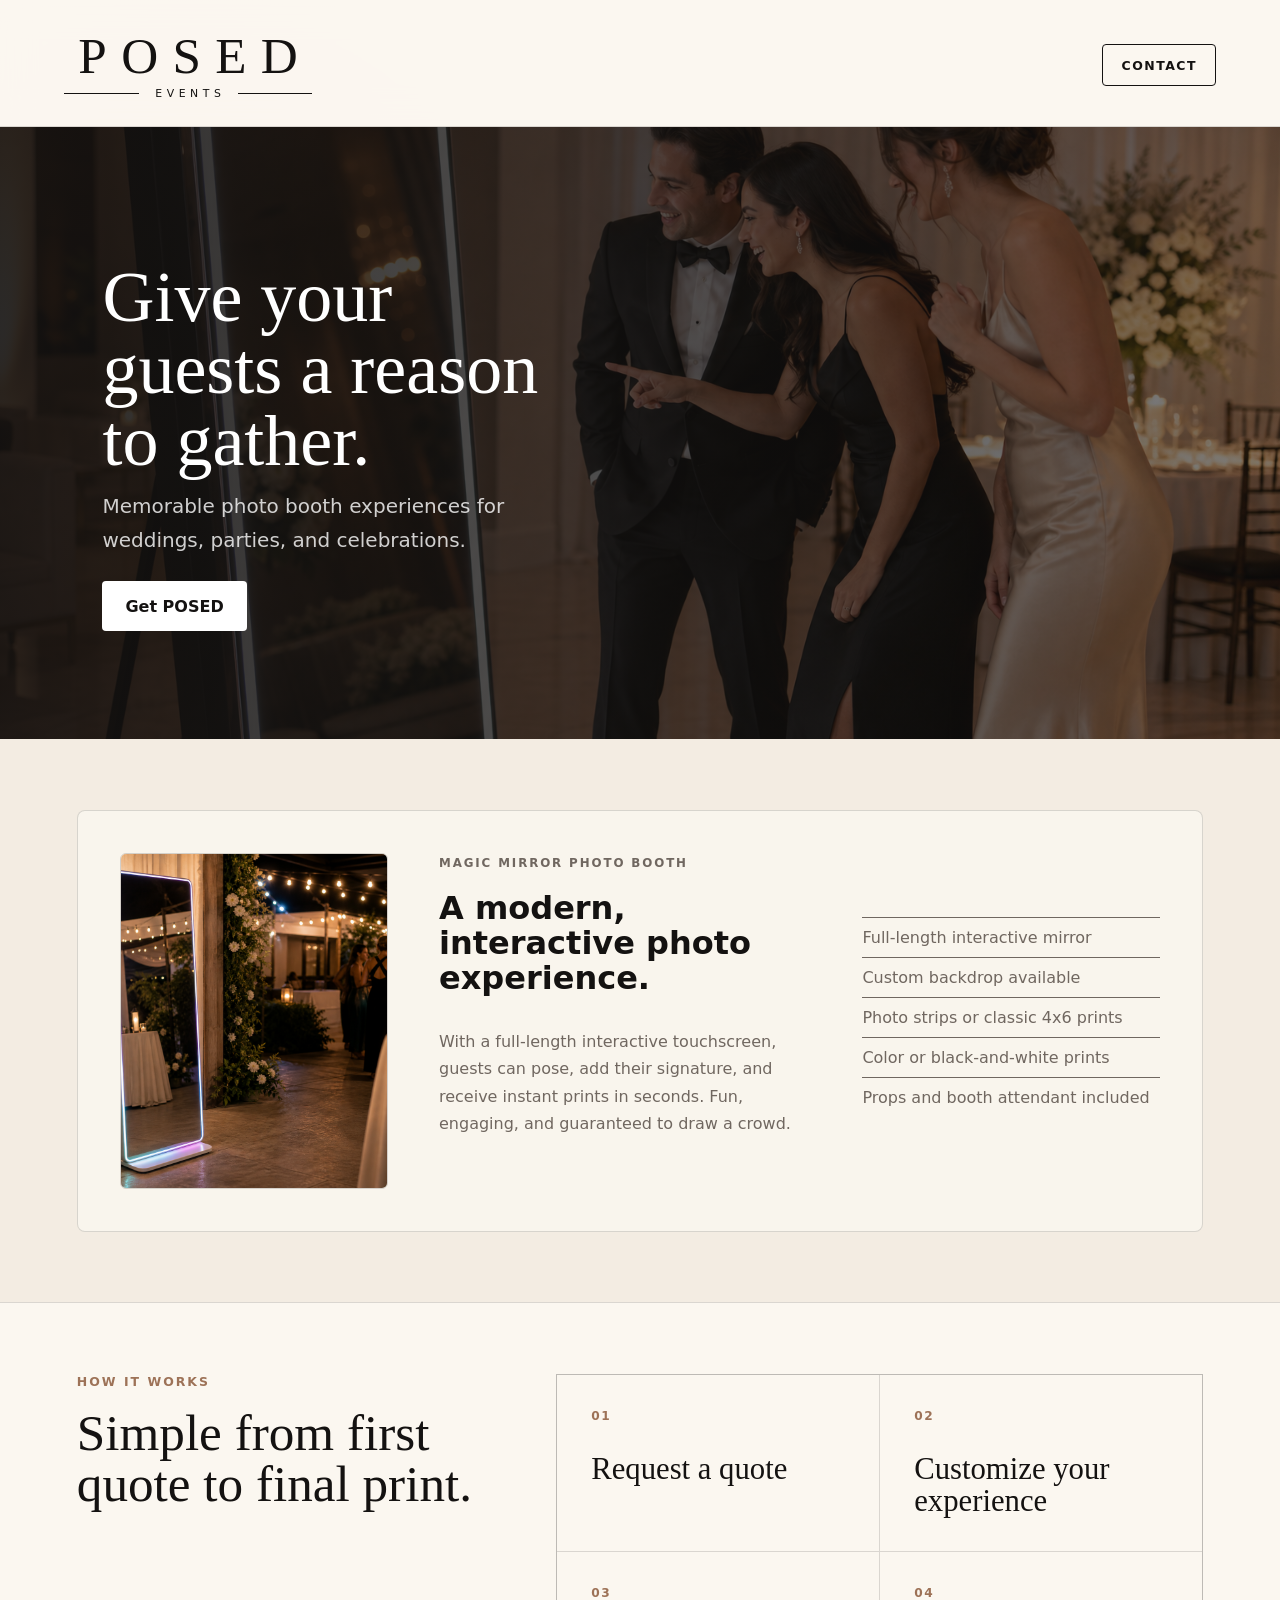
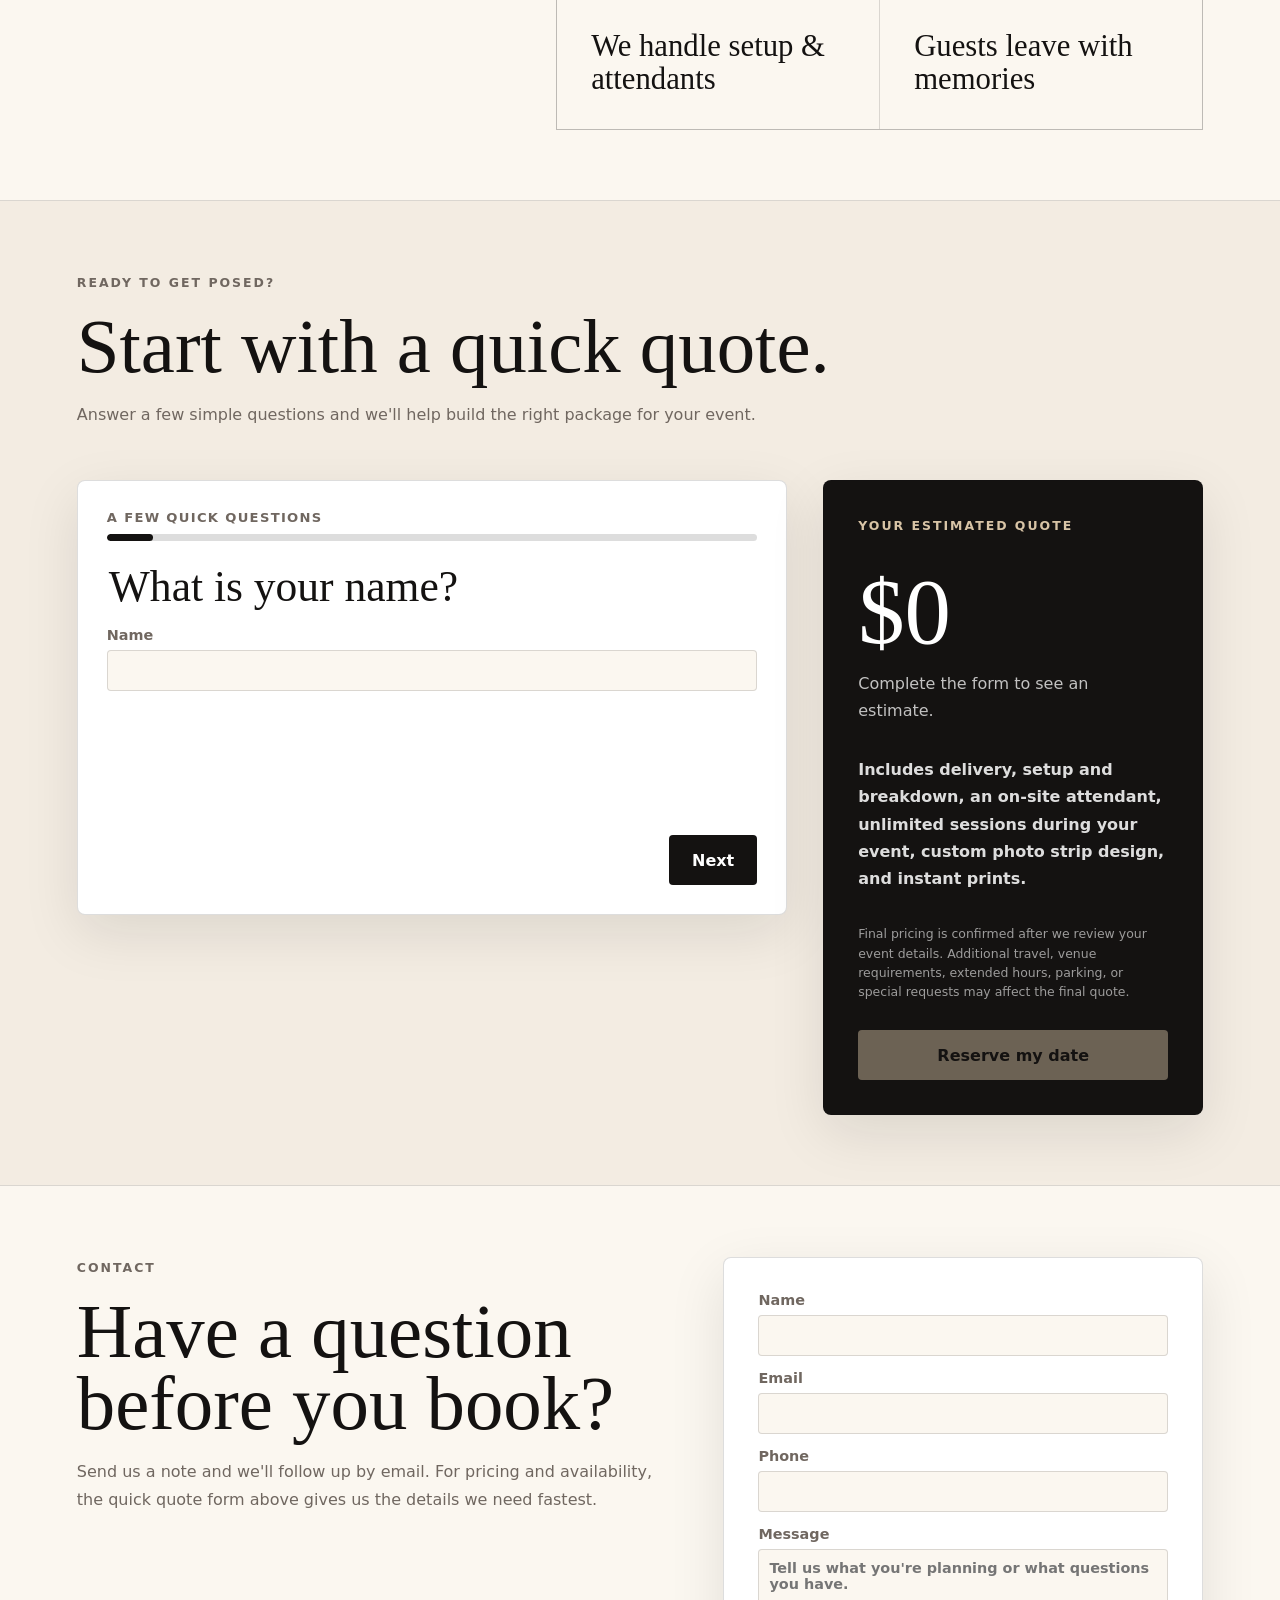
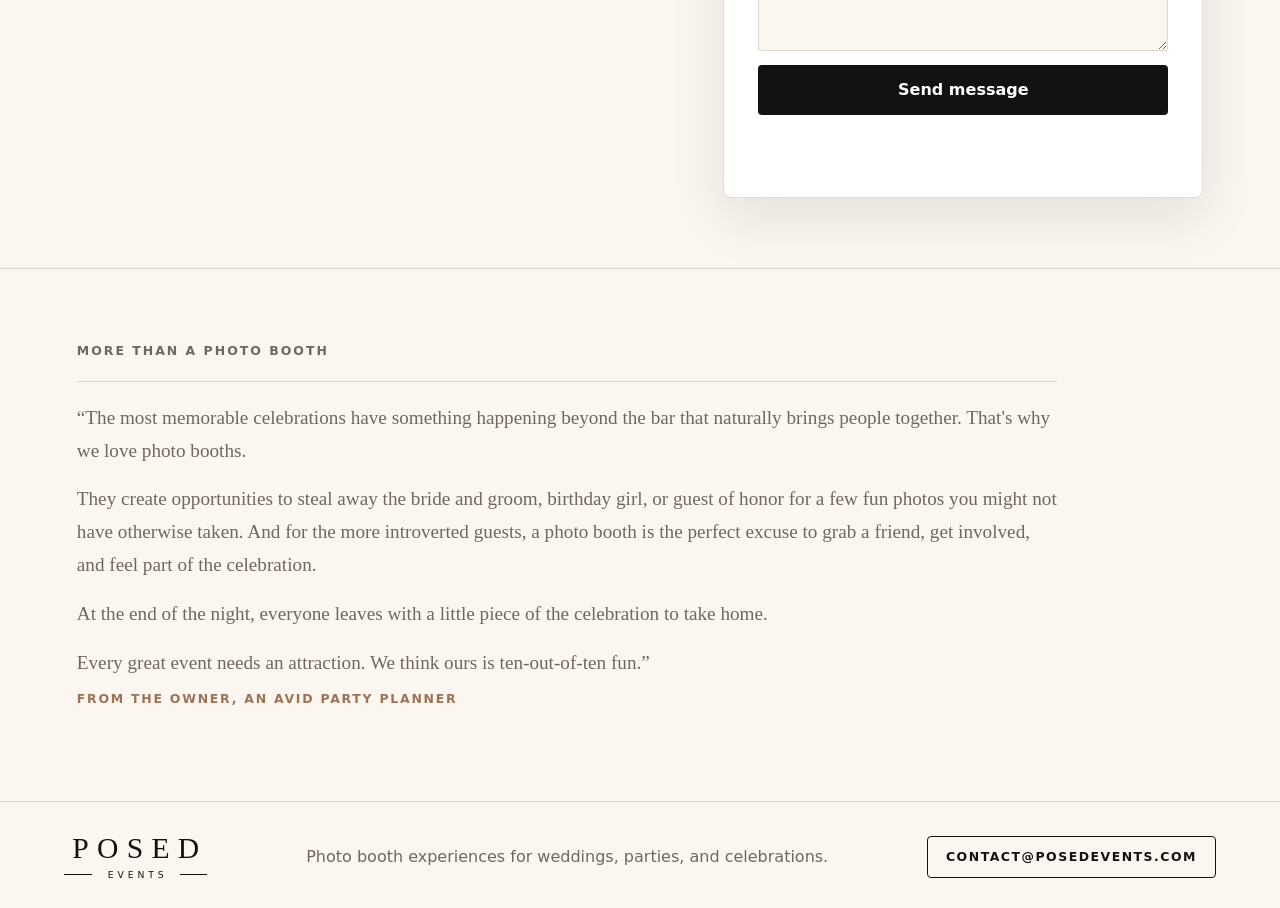
<file: index.html>
<!doctype html>
<html lang="en">
  <head>
    <meta charset="utf-8">
    <meta name="viewport" content="width=device-width, initial-scale=1">
    <meta
      name="description"
      content="POSED Events offers memorable photo booth experiences for weddings, parties, brand events, and celebrations."
    >
    <title>POSED Events</title>
    <link rel="stylesheet" href="styles.css">
    <script src="script.js" defer></script>
  </head>
  <body>
    <header class="site-header">
      <a class="brand" href="#top" aria-label="POSED Events home">
        <span class="brand-copy">
          <span class="brand-main">POSED</span>
          <span class="brand-sub"><span></span>Events<span></span></span>
        </span>
      </a>
      <nav class="nav" aria-label="Primary navigation">
        <a class="contact-link" href="#contact">Contact</a>
      </nav>
    </header>

    <main id="top">
      <section class="hero">
        <div class="hero-copy">
          <h1>Give your guests a reason to gather.</h1>
          <p>Memorable photo booth experiences for weddings, parties, and celebrations.</p>
          <a class="button" href="#quote">Get POSED</a>
        </div>
      </section>

      <section class="booth-section" id="booths" aria-label="Photo booth options">
        <div class="booth-grid">
          <article class="booth-card">
            <figure class="booth-card-media">
              <img
                src="assets/mirror-booth-air.png"
                alt="Mirror Booth Air photo booth setup at an elegant event"
              >
            </figure>
            <p class="booth-label">Magic Mirror Photo Booth</p>
            <h3>A modern, interactive photo experience.</h3>
            <p>
              With a full-length interactive touchscreen, guests can pose, add
              their signature, and receive instant prints in seconds. Fun,
              engaging, and guaranteed to draw a crowd.
            </p>
            <ul>
              <li>Full-length interactive mirror</li>
              <li>Custom backdrop available</li>
              <li>Photo strips or classic 4x6 prints</li>
              <li>Color or black-and-white prints</li>
              <li>Props and booth attendant included</li>
            </ul>
          </article>
        </div>
      </section>

      <section class="process-section" aria-labelledby="process-title">
        <div class="process-inner">
          <div class="process-heading">
            <p class="eyebrow">How it works</p>
            <h2 id="process-title">Simple from first quote to final print.</h2>
          </div>
          <ol class="process-list">
            <li>
              <span>01</span>
              <p>Request a quote</p>
            </li>
            <li>
              <span>02</span>
              <p>Customize your experience</p>
            </li>
            <li>
              <span>03</span>
              <p>We handle setup &amp; attendants</p>
            </li>
            <li>
              <span>04</span>
              <p>Guests leave with memories</p>
            </li>
          </ol>
        </div>
      </section>

      <section class="quote-section" id="quote" aria-labelledby="quote-title">
        <div class="quote-intro">
          <p class="eyebrow">Ready to get POSED?</p>
          <h2 id="quote-title">Start with a quick quote.</h2>
          <p>
            Answer a few simple questions and we'll help build the right package
            for your event.
          </p>
        </div>

        <form class="quote-form" id="quote-form" novalidate>
          <div class="progress" aria-label="Quote form progress">
            <span id="progress-text">A few quick questions</span>
            <span class="progress-track"><span id="progress-fill"></span></span>
          </div>

          <fieldset class="form-step is-active" data-step="0">
            <legend>What is your name?</legend>
            <label>
              Name
              <input type="text" name="name" autocomplete="name" required>
            </label>
          </fieldset>

          <fieldset class="form-step" data-step="1">
            <legend>What is your email?</legend>
            <label>
              Email
              <input type="email" name="email" autocomplete="email" required>
            </label>
          </fieldset>

          <fieldset class="form-step" data-step="2">
            <legend>What is your phone number?</legend>
            <label>
              Phone
              <input type="tel" name="phone" autocomplete="tel" required>
            </label>
          </fieldset>

          <fieldset class="form-step" data-step="3">
            <legend>What type of event is it?</legend>
            <label>
              Type of event
              <select name="eventType" required>
                <option value="">Select one</option>
                <option value="Wedding">Wedding</option>
                <option value="Birthday">Birthday</option>
                <option value="Corporate event">Corporate event</option>
                <option value="Baby shower">Baby shower</option>
                <option value="Branding event">Branding event</option>
                <option value="Other">Other</option>
              </select>
            </label>
          </fieldset>

          <fieldset class="form-step" data-step="4">
            <legend>What date is your event?</legend>
            <label>
              Event date
              <input type="date" name="eventDate" required>
            </label>
          </fieldset>

          <fieldset class="form-step" data-step="5">
            <legend>Where is the event?</legend>
            <label>
              Venue or city
              <input type="text" name="location" placeholder="Venue, city, or address">
            </label>
          </fieldset>

          <fieldset class="form-step" data-step="6">
            <legend>About how many people will attend?</legend>
            <label class="range-field">
              <span>Estimated guest count: <strong id="guest-count-value">150</strong></span>
              <input
                type="range"
                name="guestCount"
                min="25"
                max="500"
                step="25"
                value="150"
              >
            </label>
          </fieldset>

          <fieldset class="form-step" data-step="8">
            <legend>How many hours do you need the booth?</legend>
            <label>
              Booth time
              <select name="hours">
                <option value="2">2 hours</option>
                <option value="3" selected>3 hours</option>
                <option value="4">4 hours</option>
                <option value="5">5 hours</option>
              </select>
            </label>
          </fieldset>

          <fieldset class="form-step" data-step="9">
            <legend>Which print format do you prefer?</legend>
            <label>
              Print format
              <select name="printFormat">
                <option value="Photo booth strip">Photo booth strip</option>
                <option value="Classic 4x6">Classic 4x6</option>
                <option value="Unsure">Unsure</option>
              </select>
            </label>
          </fieldset>

          <fieldset class="form-step" data-step="10">
            <legend>Do you want color or black and white photos?</legend>
            <label>
              Photo style
              <select name="photoStyle">
                <option value="Color">Color</option>
                <option value="Black and white">Black and white</option>
                <option value="Both color and black and white">Both</option>
                <option value="Unsure">Unsure</option>
              </select>
            </label>
          </fieldset>

          <fieldset class="form-step" data-step="12">
            <legend>What time does the event start?</legend>
            <label>
              Event start time
              <input type="time" name="eventTime">
            </label>
          </fieldset>

          <fieldset class="form-step" data-step="13">
            <legend>Will the booth be indoors or outdoors?</legend>
            <label>
              Setup location
              <select name="setupLocation">
                <option value="Indoor">Indoor</option>
                <option value="Outdoor">Outdoor</option>
                <option value="Not sure yet">Not sure yet</option>
              </select>
            </label>
          </fieldset>

          <fieldset class="form-step" data-step="14">
            <legend>Will there be power access nearby?</legend>
            <label>
              Power access nearby?
              <select name="powerAccess">
                <option value="Yes">Yes</option>
                <option value="No">No</option>
                <option value="Not sure yet">Not sure yet</option>
              </select>
            </label>
          </fieldset>

          <fieldset class="form-step" data-step="15">
            <legend>Anything else we should know?</legend>
            <label>
              Notes
              <textarea
                name="notes"
                rows="4"
                placeholder="Venue rules, theme, timing, stairs/elevator access, special print requests, or questions."
              ></textarea>
            </label>
          </fieldset>

          <p class="form-message" id="form-message" role="status"></p>

          <div class="form-actions">
            <button class="secondary-button" type="button" id="prev-step">Back</button>
            <button type="button" id="next-step">Next</button>
            <button type="submit" id="show-quote">Get quote</button>
          </div>
        </form>

        <aside class="quote-result" id="quote-result" aria-live="polite">
          <p class="eyebrow">Your estimated quote</p>
          <strong id="quote-total">$0</strong>
          <p id="quote-summary">Complete the form to see an estimate.</p>
          <p class="quote-includes">
            Includes delivery, setup and breakdown, an on-site attendant,
            unlimited sessions during your event, custom photo strip design, and
            instant prints.
          </p>
          <p class="quote-fine-print">
            Final pricing is confirmed after we review your event details.
            Additional travel, venue requirements, extended hours, parking, or
            special requests may affect the final quote.
          </p>
          <a class="email-button is-disabled" id="email-quote" href="#" aria-disabled="true">
            Reserve my date
          </a>
        </aside>
      </section>

      <section class="contact-section" id="contact" aria-labelledby="contact-title">
        <div class="contact-copy">
          <p class="eyebrow">Contact</p>
          <h2 id="contact-title">Have a question before you book?</h2>
          <p>
            Send us a note and we'll follow up by email. For pricing and
            availability, the quick quote form above gives us the details we
            need fastest.
          </p>
        </div>

        <form
          class="contact-form"
          id="contact-form"
          action="https://formsubmit.co/contact@posedevents.com"
          method="POST"
        >
          <input type="hidden" name="_subject" value="New POSED Events contact form">
          <input type="hidden" name="_template" value="table">
          <input type="text" name="_honey" tabindex="-1" autocomplete="off" hidden>
          <label>
            Name
            <input type="text" name="name" autocomplete="name" required>
          </label>
          <label>
            Email
            <input type="email" name="email" autocomplete="email" required>
          </label>
          <label>
            Phone
            <input type="tel" name="phone" autocomplete="tel">
          </label>
          <label>
            Message
            <textarea
              name="message"
              rows="5"
              placeholder="Tell us what you're planning or what questions you have."
              required
            ></textarea>
          </label>
          <button type="submit">Send message</button>
          <p class="form-message" id="contact-message" role="status"></p>
        </form>
      </section>

      <section class="owner-section" aria-label="Owner note">
        <div class="section-heading">
          <p class="eyebrow">More than a photo booth</p>
          <figure class="owner-quote">
            <blockquote>
              <p>
                &ldquo;The most memorable celebrations have something happening beyond
                the bar that naturally brings people together. That's why we love
                photo booths.
              </p>
              <p>
                They create opportunities to steal away the bride and groom,
                birthday girl, or guest of honor for a few fun photos you might
                not have otherwise taken. And for the more introverted guests, a
                photo booth is the perfect excuse to grab a friend, get involved,
                and feel part of the celebration.
              </p>
              <p>
                At the end of the night, everyone leaves with a little piece of
                the celebration to take home.
              </p>
              <p>
                Every great event needs an attraction. We think ours is
                ten-out-of-ten fun.&rdquo;
              </p>
            </blockquote>
            <figcaption>From the owner, an avid party planner</figcaption>
          </figure>
        </div>
      </section>
    </main>

    <footer class="site-footer">
      <a class="brand brand-small" href="#top" aria-label="POSED Events home">
        <span class="brand-copy">
          <span class="brand-main">POSED</span>
          <span class="brand-sub"><span></span>Events<span></span></span>
        </span>
      </a>
      <p>Photo booth experiences for weddings, parties, and celebrations.</p>
      <a class="footer-email" href="mailto:contact@posedevents.com?subject=POSED%20Events%20inquiry">contact@posedevents.com</a>
    </footer>

    <a class="mobile-sticky-cta" href="#quote">Get Quote</a>
  </body>
</html>
</file>
<file: styles.css>
:root {
  color-scheme: light;
  --ivory: #f3ece2;
  --paper: #fbf7f0;
  --ink: #141211;
  --muted: #706760;
  --line: rgba(20, 18, 17, 0.14);
  --champagne: #d8c4a6;
  --clay: #9d7257;
  --white: #ffffff;
  --shadow: 0 18px 56px rgba(20, 18, 17, 0.1);
}

* {
  box-sizing: border-box;
}

html {
  scroll-behavior: smooth;
  width: 100%;
  max-width: 100%;
  overflow-x: clip;
}

body {
  width: 100%;
  max-width: 100%;
  margin: 0;
  overflow-x: clip;
  background:
    radial-gradient(circle at 15% 8%, rgba(216, 196, 166, 0.24), transparent 28rem),
    var(--paper);
  color: var(--ink);
  font-family:
    Inter, ui-sans-serif, system-ui, -apple-system, BlinkMacSystemFont, "Segoe UI",
    sans-serif;
}

button,
input,
select,
textarea {
  font: inherit;
}

a {
  color: inherit;
}

img,
svg,
video {
  max-width: 100%;
}

main,
section,
header,
footer {
  max-width: 100%;
}

.site-header,
.site-footer {
  display: flex;
  align-items: center;
  justify-content: space-between;
  gap: 24px;
  padding: 26px clamp(20px, 5vw, 72px) 22px;
  background: var(--paper);
  border-bottom: 1px solid var(--line);
  overflow-wrap: break-word;
}

.site-header {
  position: sticky;
  top: 0;
  z-index: 10;
  backdrop-filter: blur(16px);
  background: rgba(251, 247, 240, 0.92);
}

.brand {
  display: inline-flex;
  flex-direction: column;
  align-items: center;
  gap: 6px;
  max-width: 100%;
  min-width: 0;
  padding-block: 4px;
  text-decoration: none;
  text-transform: uppercase;
}

.brand-copy {
  display: flex;
  flex-direction: column;
  align-items: center;
  gap: 6px;
  max-width: 100%;
  min-width: 0;
}

.brand-main {
  font-family: Didot, "Bodoni 72", "Times New Roman", serif;
  font-size: clamp(2rem, 5vw, 3.2rem);
  line-height: 1;
  letter-spacing: 0.28em;
  text-indent: 0.28em;
}

.brand-sub {
  display: grid;
  grid-template-columns: minmax(0, 1fr) auto minmax(0, 1fr);
  align-items: center;
  gap: 12px;
  width: min(100%, 24rem);
  max-width: 100%;
  font-size: 0.68rem;
  letter-spacing: 0.42em;
  text-indent: 0.42em;
  white-space: nowrap;
}

.brand-sub span {
  height: 1px;
  background: var(--ink);
}

.brand-small {
  align-items: center;
  min-width: 0;
  padding-block: 6px;
}

.brand-small .brand-main {
  font-size: 1.85rem;
}

.brand-small .brand-sub {
  font-size: 0.58rem;
}

.nav {
  display: flex;
  flex-wrap: wrap;
  gap: 24px;
  color: var(--muted);
  font-size: 0.92rem;
  font-weight: 800;
}

.nav a {
  text-decoration: none;
}

.nav a:hover {
  color: var(--ink);
}

.contact-link,
.footer-email {
  display: inline-flex;
  align-items: center;
  justify-content: center;
  min-height: 42px;
  border: 1px solid var(--ink);
  border-radius: 4px;
  padding: 0 18px;
  color: var(--ink);
  font-size: 0.78rem;
  font-weight: 900;
  letter-spacing: 0.12em;
  text-decoration: none;
  text-transform: uppercase;
}

.contact-link:hover,
.footer-email:hover {
  background: var(--ink);
  color: var(--white);
}

.hero {
  min-height: clamp(520px, 68vh, 680px);
  display: grid;
  grid-template-columns: minmax(0, 1fr) auto;
  justify-content: center;
  align-items: center;
  gap: clamp(28px, 6vw, 72px);
  padding: clamp(82px, 10vw, 142px) clamp(28px, 8vw, 112px) clamp(72px, 8vw, 112px);
  background:
    linear-gradient(90deg, rgba(20, 18, 17, 0.9), rgba(20, 18, 17, 0.54)),
    url("assets/mirror-booth-guests-hero.png") center center / cover no-repeat;
  color: var(--white);
}

.hero-copy {
  width: min(50%, 620px);
  min-width: 0;
  max-width: 620px;
}

.eyebrow {
  margin: 0 0 18px;
  color: var(--clay);
  font-size: 0.78rem;
  font-weight: 900;
  letter-spacing: 0.16em;
  text-transform: uppercase;
}

.hero .eyebrow,
.quote-result .eyebrow {
  color: var(--champagne);
}

h1,
h2,
h3,
p {
  margin-top: 0;
  overflow-wrap: break-word;
}

h1,
h2 {
  font-family: Didot, "Bodoni 72", "Times New Roman", serif;
  font-weight: 400;
  letter-spacing: 0;
  text-wrap: balance;
}

h1 {
  margin-bottom: 22px;
  font-size: clamp(4.2rem, 10vw, 9rem);
  line-height: 0.86;
}

.hero h1 {
  margin-bottom: 12px;
  font-size: 4.5rem;
  line-height: 1;
}

h2 {
  margin-bottom: 18px;
  font-size: clamp(2.8rem, 6vw, 5.8rem);
  line-height: 0.94;
}

h3 {
  margin-bottom: 14px;
  font-size: clamp(1.45rem, 2.5vw, 2rem);
  line-height: 1.1;
}

.hero p,
.section-heading p,
.quote-intro p,
.booth-card p,
.site-footer p,
.quote-result p {
  color: var(--muted);
  line-height: 1.7;
}

.hero p {
  width: min(100%, 520px);
  max-width: 520px;
  margin-bottom: 24px;
  color: rgba(255, 255, 255, 0.8);
  font-size: clamp(1.05rem, 2vw, 1.25rem);
}

.owner-quote {
  max-width: 980px;
  margin: 20px 0 0;
  padding: 20px 0 0;
  border-top: 1px solid var(--line);
}

.owner-quote blockquote {
  margin: 0;
  color: var(--ink);
  font-family: Didot, "Bodoni 72", "Times New Roman", serif;
  font-size: clamp(1rem, 1.5vw, 1.35rem);
  line-height: 1.45;
}

.owner-quote blockquote p {
  margin: 0;
}

.owner-quote blockquote p + p {
  margin-top: 0.85em;
}

.owner-quote figcaption {
  margin-top: 12px;
  color: var(--clay);
  font-size: 0.78rem;
  font-weight: 900;
  letter-spacing: 0.14em;
  text-transform: uppercase;
}

.button,
.form-actions button,
.contact-form button,
.email-button {
  max-width: 100%;
  min-width: 0;
  min-height: 50px;
  display: inline-flex;
  align-items: center;
  justify-content: center;
  border: 1px solid transparent;
  border-radius: 4px;
  padding: 0 22px;
  background: var(--ink);
  color: var(--white);
  font-weight: 900;
  text-align: center;
  text-decoration: none;
  cursor: pointer;
  white-space: normal;
}

.hero .button {
  background: var(--white);
  color: var(--ink);
}

.booth-section,
.process-section,
.owner-section,
.quote-section,
.contact-section {
  padding: clamp(46px, 5.5vw, 74px) clamp(20px, 6vw, 88px);
}

.booth-section {
  background: var(--ivory);
}

.owner-section {
  background: var(--paper);
  border-top: 1px solid var(--line);
}

.section-heading,
.quote-intro {
  width: min(100%, 760px);
  max-width: 760px;
  margin-bottom: 24px;
}

.section-heading {
  width: min(100%, 1280px);
  max-width: 1280px;
  margin-inline: auto;
}

.booth-section .section-heading {
  margin-bottom: clamp(46px, 5vw, 68px);
}

.booth-grid {
  display: grid;
  grid-template-columns: minmax(0, 1fr);
  gap: 20px;
  align-items: stretch;
  width: min(100%, 1280px);
  margin-inline: auto;
}

.booth-card-link {
  display: block;
  height: 100%;
  color: inherit;
  text-decoration: none;
}

.booth-card {
  min-height: 0;
  height: 100%;
  display: grid;
  grid-template-columns: minmax(220px, 0.72fr) minmax(0, 1fr) minmax(250px, 0.8fr);
  gap: 18px clamp(28px, 4vw, 52px);
  align-items: start;
  padding: clamp(26px, 4vw, 42px);
  background: rgba(251, 247, 240, 0.82);
  border: 1px solid var(--line);
  border-radius: 8px;
  box-shadow: none;
}

.booth-card-media {
  grid-column: 1;
  grid-row: 1 / span 5;
  align-self: stretch;
  min-height: 320px;
  margin: 0;
}

.booth-card-media img {
  display: block;
  width: 100%;
  height: 100%;
  min-height: inherit;
  border: 1px solid rgba(20, 18, 17, 0.16);
  border-radius: 6px;
  object-fit: cover;
}

.booth-card.featured {
  background: var(--ink);
  color: var(--white);
}

.booth-card-link:hover .booth-card,
.booth-card-link:focus-visible .booth-card {
  transform: translateY(-2px);
  box-shadow: var(--shadow);
}

.booth-card.featured p,
.booth-card.featured li {
  color: rgba(255, 255, 255, 0.74);
}

.booth-label {
  margin-bottom: 0;
  color: var(--clay);
  font-size: 0.74rem;
  font-weight: 900;
  letter-spacing: 0.16em;
  text-transform: uppercase;
}

.booth-card ul {
  display: grid;
  gap: 10px;
  align-self: center;
  grid-column: 3;
  grid-row: 1 / span 4;
  margin: 0;
  padding: 0;
  list-style: none;
}

.booth-card h3,
.booth-card > p,
.card-link-text {
  grid-column: 2;
}

.booth-card > .booth-label {
  grid-column: 2;
}

.booth-card li {
  padding-top: 10px;
  border-top: 1px solid currentColor;
  color: var(--muted);
}

.card-link-text {
  display: inline-flex;
  margin-top: 18px;
  color: var(--clay);
  font-size: 0.78rem;
  font-weight: 900;
  letter-spacing: 0.12em;
  text-transform: uppercase;
}

.booth-card.featured .card-link-text {
  color: var(--champagne);
}

.process-section {
  background: var(--paper);
  border-top: 1px solid var(--line);
  border-bottom: 1px solid var(--line);
}

.process-inner {
  display: grid;
  grid-template-columns: minmax(0, 0.8fr) minmax(0, 1.2fr);
  gap: clamp(24px, 4vw, 48px);
  align-items: start;
  width: min(100%, 1280px);
  margin-inline: auto;
}

.process-heading {
  min-width: 0;
}

.process-heading h2 {
  max-width: 520px;
  font-size: clamp(2.5rem, 4vw, 4.6rem);
  line-height: 1;
}

.process-list {
  display: grid;
  grid-template-columns: repeat(2, minmax(0, 1fr));
  gap: 1px;
  margin: 0;
  padding: 0;
  border: 1px solid var(--line);
  background: var(--line);
  list-style: none;
}

.process-list li {
  min-width: 0;
  padding: clamp(22px, 3vw, 34px);
  background: var(--paper);
}

.process-list span {
  display: block;
  margin-bottom: 30px;
  color: var(--clay);
  font-size: 0.76rem;
  font-weight: 900;
  letter-spacing: 0.14em;
}

.process-list p {
  margin: 0;
  color: var(--ink);
  font-family: Didot, "Bodoni 72", "Times New Roman", serif;
  font-size: clamp(1.65rem, 2.4vw, 2.45rem);
  line-height: 1.05;
}

.quote-section {
  display: grid;
  grid-template-columns: minmax(0, 820px) minmax(0, 380px);
  justify-content: center;
  gap: clamp(19px, 3.5vw, 36px);
  align-items: start;
  background: var(--ivory);
}

.quote-intro {
  grid-column: 1 / -1;
  width: min(100%, 920px);
  max-width: 920px;
  margin-bottom: 0;
}

.contact-section {
  display: grid;
  grid-template-columns: minmax(0, 0.85fr) minmax(280px, 0.7fr);
  justify-content: center;
  gap: clamp(24px, 5vw, 72px);
  align-items: start;
  background: var(--paper);
  border-top: 1px solid var(--line);
}

.contact-copy {
  min-width: 0;
  max-width: 760px;
}

.contact-copy p {
  color: var(--muted);
  line-height: 1.7;
}

.quote-form,
.contact-form,
.quote-result {
  min-width: 0;
  background: var(--white);
  border: 1px solid var(--line);
  border-radius: 8px;
  box-shadow: var(--shadow);
}

.quote-form {
  padding: clamp(19px, 3.4vw, 29px);
}

.contact-form {
  display: grid;
  gap: 14px;
  padding: clamp(22px, 4vw, 34px);
}

.progress {
  display: grid;
  gap: 9px;
  margin-bottom: 24px;
  color: var(--muted);
  font-size: 0.82rem;
  font-weight: 900;
  letter-spacing: 0.1em;
  text-transform: uppercase;
}

.progress-track {
  height: 7px;
  border-radius: 999px;
  background: rgba(20, 18, 17, 0.14);
  overflow: hidden;
}

#progress-fill {
  display: block;
  width: 0;
  height: 100%;
  background: var(--ink);
  border-radius: inherit;
  transition: width 180ms ease;
}

fieldset {
  min-width: 0;
  margin: 0;
  padding: 0;
  border: 0;
}

.form-step {
  display: none;
}

.form-step.is-active {
  display: grid;
  gap: 19px;
  min-height: 221px;
  align-content: start;
}

legend {
  margin-bottom: 19px;
  font-family: Didot, "Bodoni 72", "Times New Roman", serif;
  font-size: clamp(1.9rem, 3.4vw, 2.85rem);
  line-height: 0.98;
  overflow-wrap: break-word;
  text-wrap: balance;
}

.field-grid {
  display: grid;
  grid-template-columns: repeat(2, minmax(0, 1fr));
  gap: 14px;
}

label {
  display: grid;
  gap: 7px;
  color: var(--muted);
  font-size: 0.9rem;
  font-weight: 800;
}

.form-step > label,
.choice-grid {
  max-width: 720px;
}

input,
select,
textarea {
  width: 100%;
  border: 1px solid var(--line);
  border-radius: 4px;
  background: var(--paper);
  color: var(--ink);
}

input,
select {
  min-height: 41px;
  padding: 0 12px;
}

textarea {
  resize: vertical;
  padding: 10px;
}

.range-field {
  margin-top: 2px;
}

.range-field span {
  display: flex;
  justify-content: space-between;
  gap: 14px;
}

input[type="range"] {
  accent-color: var(--ink);
  padding: 0;
}

.choice-grid {
  display: grid;
  gap: 10px;
}

.choice-card {
  position: relative;
  display: grid;
  grid-template-columns: auto minmax(0, 1fr);
  align-items: start;
  gap: 10px 14px;
  padding: 14px 14px 15px;
  border: 1px solid var(--line);
  border-radius: 8px;
  background: var(--paper);
  color: var(--muted);
}

.choice-card input {
  grid-column: 1;
  width: auto;
  min-height: 0;
  margin: 2px 0 0;
  accent-color: var(--ink);
}

.choice-card span {
  grid-column: 2;
}

.choice-card strong {
  display: block;
  margin-bottom: 4px;
  color: var(--ink);
}

.choice-card small {
  display: block;
  margin-bottom: 9px;
  color: var(--clay);
  font-size: 0.8rem;
  font-weight: 900;
  letter-spacing: 0.08em;
  text-transform: uppercase;
}

.choice-image {
  grid-column: 1 / -1;
  width: 100%;
  border-radius: 8px;
  border: 1px solid rgba(20, 18, 17, 0.16);
  box-shadow: var(--shadow);
  display: block;
  object-fit: cover;
  opacity: 1;
  overflow: visible;
  transform: none;
  margin-top: 10px;
}

.form-message {
  min-height: 19px;
  margin: 15px 0 0;
  color: #9a3412;
  font-weight: 800;
}

.form-actions {
  display: flex;
  flex-wrap: wrap;
  justify-content: flex-end;
  gap: 10px;
  margin-top: 15px;
}

.form-actions .secondary-button {
  background: transparent;
  border-color: var(--line);
  color: var(--ink);
}

.form-actions [hidden] {
  display: none;
}

.quote-result {
  position: sticky;
  top: 110px;
  display: grid;
  gap: 16px;
  padding: clamp(24px, 4vw, 34px);
  background: var(--ink);
  color: var(--white);
}

.quote-result strong {
  font-family: Didot, "Bodoni 72", "Times New Roman", serif;
  font-size: clamp(3.8rem, 8vw, 5.8rem);
  font-weight: 400;
  line-height: 0.9;
  overflow-wrap: anywhere;
}

.quote-result p {
  color: rgba(255, 255, 255, 0.74);
}

.quote-result .quote-includes {
  color: rgba(255, 255, 255, 0.86);
  font-weight: 700;
}

.quote-result .quote-fine-print {
  color: rgba(255, 255, 255, 0.58);
  font-size: 0.78rem;
  line-height: 1.55;
}

.email-button {
  background: var(--champagne);
  color: var(--ink);
}

.email-button.is-disabled {
  pointer-events: none;
  opacity: 0.45;
}

.mobile-sticky-cta {
  display: none;
}

.site-footer {
  border-top: 1px solid var(--line);
  border-bottom: 0;
}

.site-footer p {
  margin: 0;
}

.footer-email {
  white-space: nowrap;
}

.detail-page .site-header {
  position: sticky;
}

.detail-hero {
  display: grid;
  grid-template-columns: minmax(0, 1.05fr) minmax(280px, 0.95fr);
  gap: 28px;
  align-items: center;
  padding: clamp(36px, 6vw, 72px);
  width: min(100%, 1280px);
  margin-inline: auto;
}

.detail-panel {
  display: grid;
  gap: 18px;
  min-width: 0;
}

.detail-panel h1 {
  overflow-wrap: anywhere;
}

.detail-price {
  margin: 0;
  color: var(--clay);
  font-size: 0.88rem;
  font-weight: 900;
  letter-spacing: 0.14em;
  text-transform: uppercase;
}

.detail-price strong {
  display: block;
  margin-top: 6px;
  color: var(--ink);
  font-family: Didot, "Bodoni 72", "Times New Roman", serif;
  font-size: clamp(2rem, 4vw, 3rem);
  font-weight: 400;
  letter-spacing: 0;
  text-transform: none;
}

.detail-image {
  width: 100%;
  border-radius: 10px;
  border: 1px solid var(--line);
  box-shadow: var(--shadow);
  object-fit: cover;
}

.detail-list {
  display: grid;
  gap: 12px;
  margin: 0;
  padding: 0;
  list-style: none;
}

.detail-list li {
  padding: 14px 0;
  border-top: 1px solid var(--line);
  color: var(--ink);
  line-height: 1.6;
}

.detail-list li:last-child {
  border-bottom: 1px solid var(--line);
}

.detail-actions {
  display: flex;
  flex-wrap: wrap;
  gap: 12px;
}

.detail-actions .button,
.detail-actions .secondary-button {
  max-width: 100%;
  min-height: 48px;
  padding: 0 18px;
  border-radius: 4px;
  text-align: center;
  text-decoration: none;
  white-space: normal;
}

.detail-actions .secondary-button {
  display: inline-flex;
  align-items: center;
  justify-content: center;
  border: 1px solid var(--line);
  color: var(--ink);
}

.strip-preview {
  display: grid;
  grid-template-columns: minmax(0, 1fr) minmax(220px, 340px);
  justify-content: center;
  gap: clamp(28px, 6vw, 72px);
  align-items: center;
  padding: clamp(40px, 7vw, 88px) clamp(20px, 7vw, 96px);
  background: var(--ivory);
}

.strip-preview-copy {
  min-width: 0;
  max-width: 720px;
}

.strip-preview-copy p {
  color: var(--muted);
  line-height: 1.7;
}

.strip-preview-figure {
  justify-self: center;
  margin: 0;
  width: min(100%, 300px);
}

.photo-booth-strip {
  display: block;
  width: 100%;
  height: auto;
  border: 1px solid rgba(20, 18, 17, 0.18);
  box-shadow: var(--shadow);
}

@media (max-width: 920px) {
  .detail-hero {
    grid-template-columns: 1fr;
  }

  .strip-preview {
    grid-template-columns: 1fr;
  }
}

@media (max-width: 920px) {
  .site-header,
  .site-footer,
  .hero {
    align-items: flex-start;
    grid-template-columns: 1fr;
  }

  .hero-copy {
    width: min(50%, 30rem);
    max-width: 30rem;
  }

  .hero h1 {
    font-size: 2.875rem;
    line-height: 1.03;
  }

.site-header,
.site-footer {
    flex-direction: column;
  }

  .site-header {
    flex-direction: column;
  }

  .quote-section,
  .contact-section,
  .process-inner,
  .booth-grid {
    grid-template-columns: 1fr;
  }

  .booth-card {
    grid-template-columns: 1fr;
  }

  .booth-card-media,
  .booth-card > .booth-label,
  .booth-card h3,
  .booth-card > p,
  .card-link-text {
    grid-column: 1;
  }

  .booth-card-media {
    grid-row: auto;
    min-height: 300px;
  }

  .booth-card ul {
    grid-column: 1;
    grid-row: auto;
    margin-top: 8px;
  }

  .booth-card-link {
    display: block;
  }

  .quote-result {
    position: static;
  }
}

@media (max-width: 640px) {
  body {
    padding-bottom: calc(78px + env(safe-area-inset-bottom));
  }

  .site-header {
    position: static;
    align-items: center;
    flex-direction: row;
    justify-content: space-between;
    gap: 12px;
    padding-block: 10px 9px;
  }

  .site-header,
  .site-footer,
  .hero,
  .booth-section,
  .process-section,
  .owner-section,
  .quote-section,
  .detail-hero,
  .strip-preview {
    padding-inline: 20px;
  }

  .brand {
    align-items: center;
    gap: 4px;
    width: auto;
    margin-inline: 0;
  }

  .brand-main {
    font-size: 1.95rem;
    letter-spacing: 0.18em;
    text-indent: 0.18em;
  }

  .brand-sub {
    gap: 6px;
    width: 10.5rem;
    font-size: 0.48rem;
    letter-spacing: 0.18em;
    text-indent: 0.18em;
  }

  .brand-copy {
    align-items: center;
  }

  .nav {
    width: auto;
    justify-content: center;
    flex: 0 0 auto;
    gap: 0;
  }

  .contact-link {
    display: none;
  }

  .hero {
    min-height: 620px;
    align-items: end;
    padding-block: 170px 72px;
  }

  .hero-copy {
    width: min(100%, 21rem);
    max-width: 21rem;
  }

  .hero .eyebrow {
    margin-bottom: 14px;
  }

  h1 {
    font-size: clamp(3.1rem, 15vw, 4.8rem);
    line-height: 0.9;
  }

  .hero h1 {
    margin-bottom: 10px;
    font-size: 2.25rem;
    line-height: 1.08;
  }

  .hero p {
    font-size: 1rem;
    line-height: 1.55;
  }

  .hero .button {
    display: none;
  }

  h2 {
    font-size: clamp(2.45rem, 12vw, 4rem);
  }

  .process-section {
    padding-block: 40px;
  }

  .booth-card-media {
    min-height: 240px;
    order: 4;
  }

  .booth-card > .booth-label {
    order: 1;
  }

  .booth-card h3 {
    order: 2;
  }

  .booth-card > p {
    order: 3;
  }

  .booth-card ul {
    order: 5;
  }

  .process-heading h2 {
    font-size: clamp(2.35rem, 10vw, 3.4rem);
  }

  .process-list {
    grid-template-columns: 1fr;
  }

  .process-list li {
    padding: 19px;
  }

  .process-list span {
    margin-bottom: 20px;
  }

  .process-list p {
    font-size: 1.75rem;
  }

  .detail-panel h1 {
    font-size: clamp(2.7rem, 13vw, 4.2rem);
  }

  .field-grid {
    grid-template-columns: 1fr;
  }

  .form-actions {
    flex-direction: column-reverse;
    margin-top: 13px;
  }

  .form-actions button {
    width: 100%;
  }

  .contact-form button {
    width: 100%;
  }

  .quote-form {
    padding: 20px;
  }

  .progress {
    margin-bottom: 20px;
  }

  .form-step.is-active {
    gap: 16px;
    min-height: 200px;
  }

  legend {
    margin-bottom: 16px;
  }

  .detail-actions {
    display: grid;
  }

  .detail-actions .button,
  .detail-actions .secondary-button {
    width: 100%;
  }

  .mobile-sticky-cta {
    position: fixed;
    right: 20px;
    bottom: calc(16px + env(safe-area-inset-bottom));
    left: 20px;
    z-index: 20;
    min-height: 54px;
    display: inline-flex;
    align-items: center;
    justify-content: center;
    border: 1px solid rgba(251, 247, 240, 0.26);
    border-radius: 4px;
    background: var(--ink);
    box-shadow: 0 14px 42px rgba(20, 18, 17, 0.26);
    color: var(--white);
    font-weight: 900;
    text-align: center;
    text-decoration: none;
  }
}
</file>
